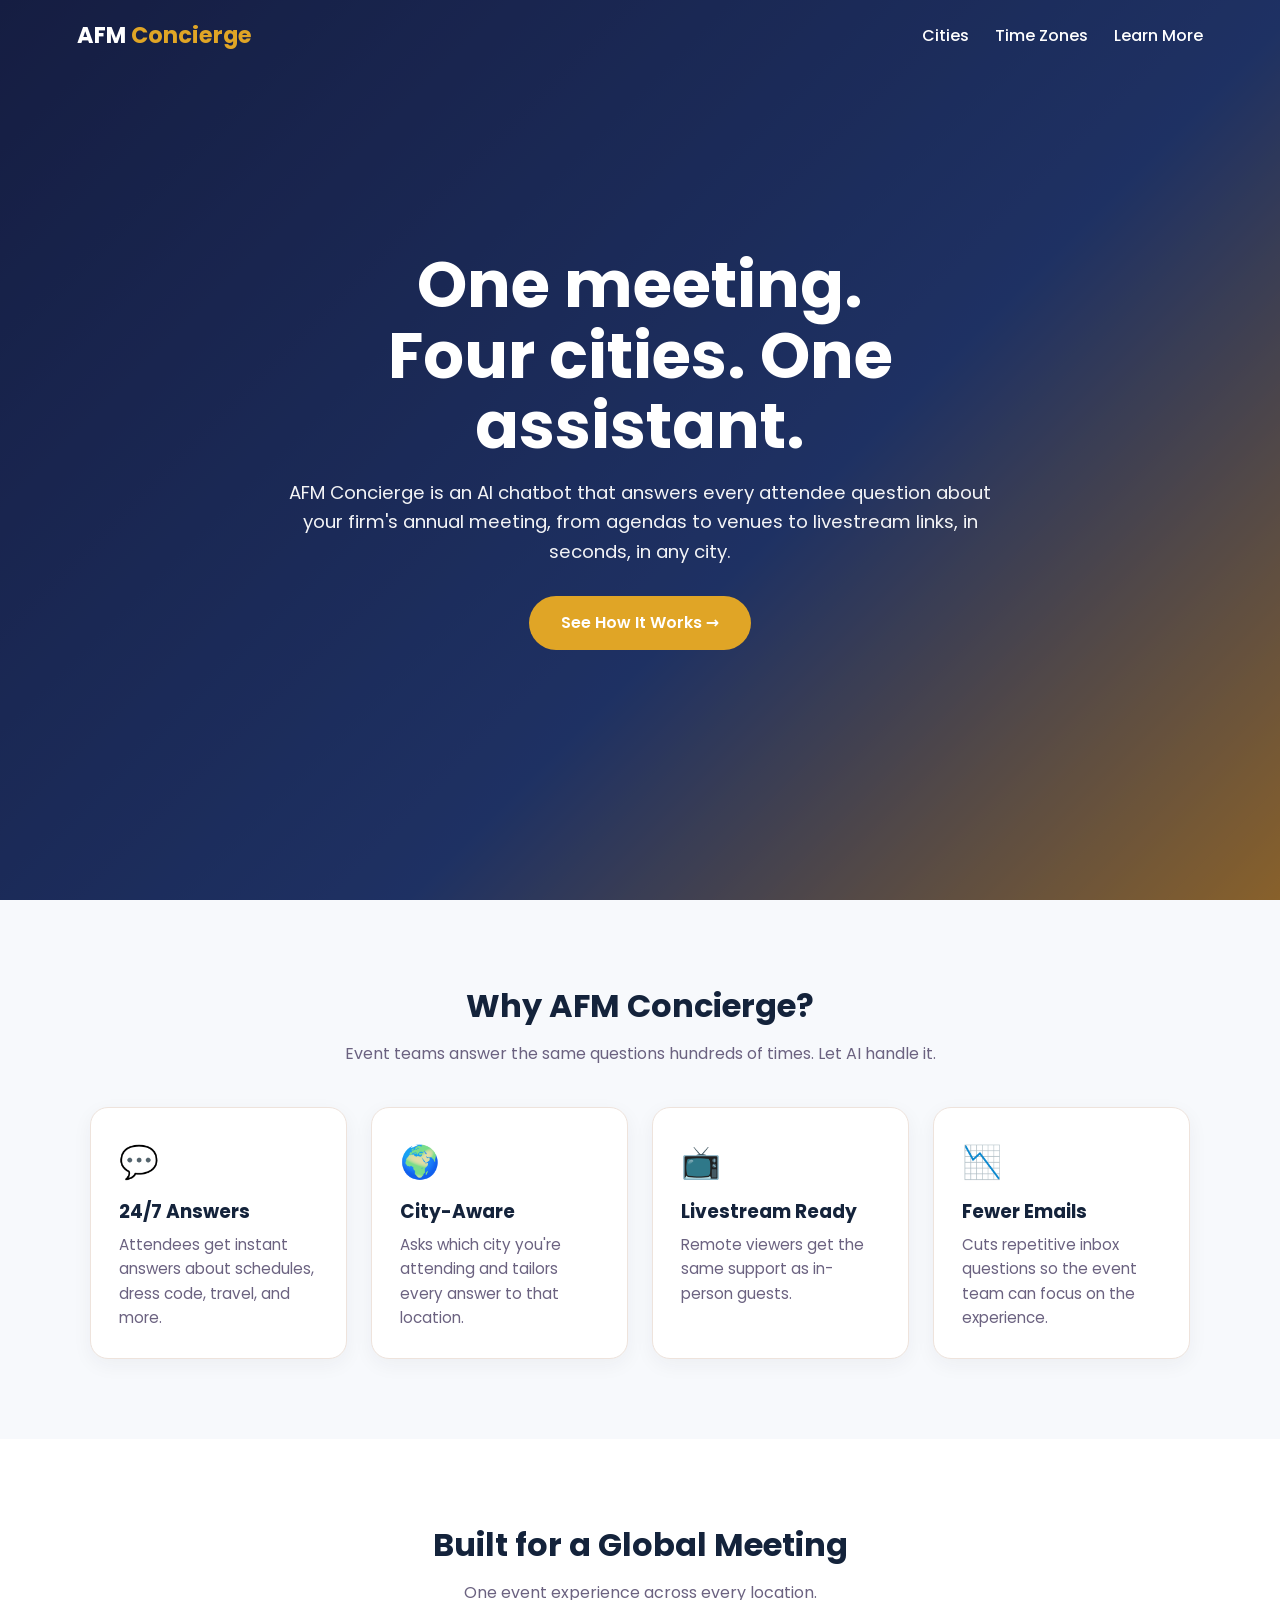
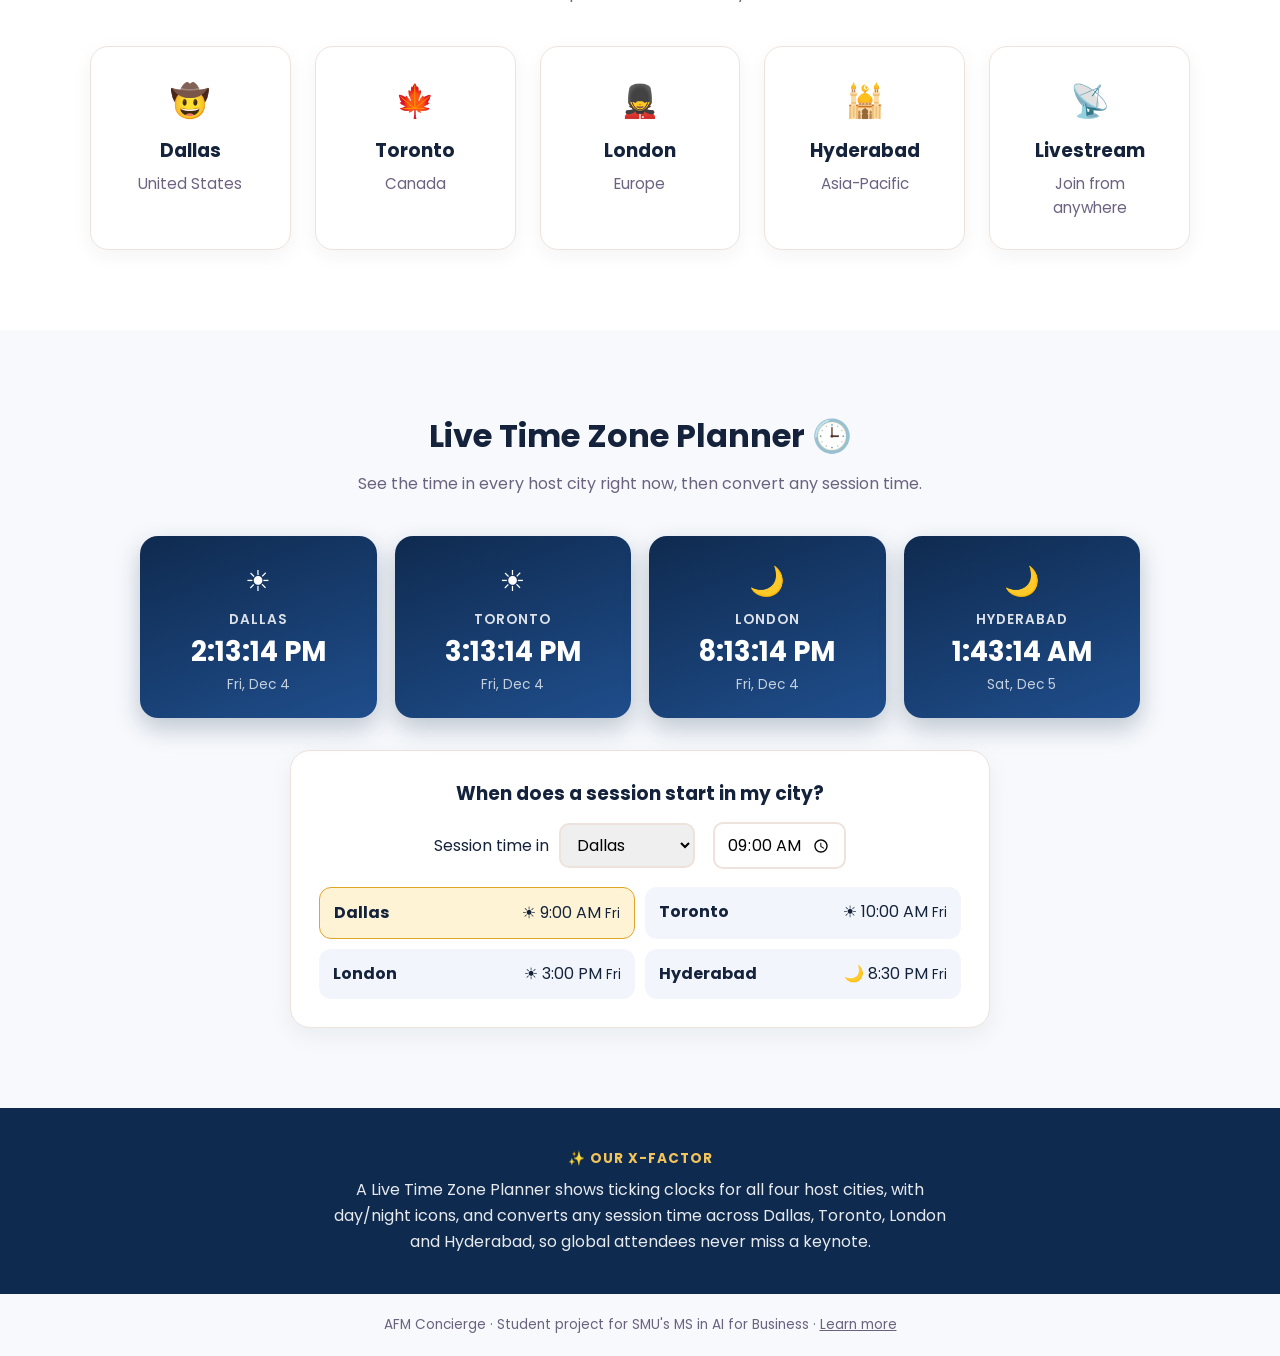
<file: index.html>
<!DOCTYPE html>
<html lang="en">
<head>
  <meta charset="UTF-8">
  <meta name="viewport" content="width=device-width, initial-scale=1.0">
  <title>AFM Concierge | AI Assistant for Global Firm Meetings</title>
  <link href="https://fonts.googleapis.com/css2?family=Poppins:wght@400;500;600;700&display=swap" rel="stylesheet">
  <link rel="stylesheet" href="style.css">
</head>
<body>

  <nav>
    <a href="index.html" class="logo">AFM <span>Concierge</span></a>
    <div class="links">
      <a href="#cities">Cities</a>
      <a href="#clocks">Time Zones</a>
      <a href="about.html">Learn More</a>
    </div>
  </nav>

  <!-- AI-generated video: autoplays, muted, loops forever -->
  <header class="hero">
    <video autoplay muted loop playsinline preload="auto">
      <source src="video.mp4" type="video/mp4">
    </video>
    <div class="hero-content">
      <h1>One meeting.<br>Four cities. One assistant.</h1>
      <p>AFM Concierge is an AI chatbot that answers every attendee question about your firm's annual meeting, from agendas to venues to livestream links, in seconds, in any city.</p>
      <a href="about.html" class="btn">See How It Works →</a>
    </div>
  </header>

  <section id="features">
    <h2 class="section-title">Why AFM Concierge?</h2>
    <p class="section-sub">Event teams answer the same questions hundreds of times. Let AI handle it.</p>
    <div class="cards">
      <div class="card"><div class="icon">💬</div><h3>24/7 Answers</h3><p>Attendees get instant answers about schedules, dress code, travel, and more.</p></div>
      <div class="card"><div class="icon">🌍</div><h3>City-Aware</h3><p>Asks which city you're attending and tailors every answer to that location.</p></div>
      <div class="card"><div class="icon">📺</div><h3>Livestream Ready</h3><p>Remote viewers get the same support as in-person guests.</p></div>
      <div class="card"><div class="icon">📉</div><h3>Fewer Emails</h3><p>Cuts repetitive inbox questions so the event team can focus on the experience.</p></div>
    </div>
  </section>

  <section id="cities" style="background:#fff">
    <h2 class="section-title">Built for a Global Meeting</h2>
    <p class="section-sub">One event experience across every location.</p>
    <div class="cards city-grid">
      <div class="card city"><div class="icon">🤠</div><h3>Dallas</h3><p>United States</p></div>
      <div class="card city"><div class="icon">🍁</div><h3>Toronto</h3><p>Canada</p></div>
      <div class="card city"><div class="icon">💂</div><h3>London</h3><p>Europe</p></div>
      <div class="card city"><div class="icon">🕌</div><h3>Hyderabad</h3><p>Asia-Pacific</p></div>
      <div class="card city"><div class="icon">📡</div><h3>Livestream</h3><p>Join from anywhere</p></div>
    </div>
  </section>

  <!-- X-Factor: live world clocks + session time converter -->
  <section id="clocks">
    <h2 class="section-title">Live Time Zone Planner 🕒</h2>
    <p class="section-sub">See the time in every host city right now, then convert any session time.</p>
    <div class="clock-grid" id="clock-grid"></div>
    <div class="converter">
      <h3>When does a session start in my city?</h3>
      <div class="conv-row">
        <label>Session time in
          <select id="conv-from"></select>
        </label>
        <input type="time" id="conv-time" value="09:00">
      </div>
      <div class="conv-out" id="conv-out"></div>
    </div>
  </section>

  <div class="xfactor">
    <h4>✨ Our X-Factor</h4>
    <p>A Live Time Zone Planner shows ticking clocks for all four host cities, with day/night icons, and converts any session time across Dallas, Toronto, London and Hyderabad, so global attendees never miss a keynote.</p>
  </div>

  <footer>AFM Concierge · Student project for SMU's MS in AI for Business · <a href="about.html">Learn more</a></footer>

  <script>
    const cities = [
      { name: 'Dallas', tz: 'America/Chicago' },
      { name: 'Toronto', tz: 'America/Toronto' },
      { name: 'London', tz: 'Europe/London' },
      { name: 'Hyderabad', tz: 'Asia/Kolkata' },
    ];
    const grid = document.getElementById('clock-grid');
    grid.innerHTML = cities.map((c, i) => `
      <div class="clock-card"><div class="clock-icon" id="ic${i}"></div>
      <div class="clock-city">${c.name}</div><div class="clock-time" id="t${i}"></div>
      <div class="clock-date" id="d${i}"></div></div>`).join('');

    function hourIn(tz, date) { return +new Intl.DateTimeFormat('en-US', { hour: 'numeric', hourCycle: 'h23', timeZone: tz }).format(date); }
    function tick() {
      const now = new Date();
      cities.forEach((c, i) => {
        document.getElementById('t' + i).textContent = now.toLocaleTimeString('en-US', { timeZone: c.tz, hour: 'numeric', minute: '2-digit', second: '2-digit' });
        document.getElementById('d' + i).textContent = now.toLocaleDateString('en-US', { timeZone: c.tz, weekday: 'short', month: 'short', day: 'numeric' });
        const h = hourIn(c.tz, now);
        document.getElementById('ic' + i).textContent = h >= 6 && h < 18 ? '☀️' : '🌙';
      });
    }
    tick(); setInterval(tick, 1000);

    // Converter: offset of a time zone (in minutes) at a given moment
    function offset(tz, date) {
      const p = Object.fromEntries(new Intl.DateTimeFormat('en-US', { timeZone: tz, hourCycle: 'h23', year: 'numeric', month: '2-digit', day: '2-digit', hour: '2-digit', minute: '2-digit', second: '2-digit' }).formatToParts(date).map(x => [x.type, x.value]));
      return (Date.UTC(p.year, p.month - 1, p.day, p.hour, p.minute, p.second) - date.getTime()) / 60000;
    }
    const sel = document.getElementById('conv-from');
    sel.innerHTML = cities.map((c, i) => `<option value="${i}">${c.name}</option>`).join('');
    function convert() {
      const [hh, mm] = document.getElementById('conv-time').value.split(':').map(Number);
      const from = cities[sel.value], now = new Date();
      const utc = Date.UTC(now.getUTCFullYear(), now.getUTCMonth(), now.getUTCDate(), hh, mm) - offset(from.tz, now) * 60000;
      const moment = new Date(utc);
      document.getElementById('conv-out').innerHTML = cities.map(c => {
        const t = moment.toLocaleTimeString('en-US', { timeZone: c.tz, hour: 'numeric', minute: '2-digit' });
        const d = moment.toLocaleDateString('en-US', { timeZone: c.tz, weekday: 'short' });
        const h = hourIn(c.tz, moment);
        return `<div class="conv-item ${c === from ? 'from' : ''}"><b>${c.name}</b><span>${h >= 6 && h < 18 ? '☀️' : '🌙'} ${t} <small>${d}</small></span></div>`;
      }).join('');
    }
    sel.onchange = convert;
    document.getElementById('conv-time').oninput = convert;
    convert();
  </script>
  <script src="chatbot.js"></script>
</body>
</html>
</file>
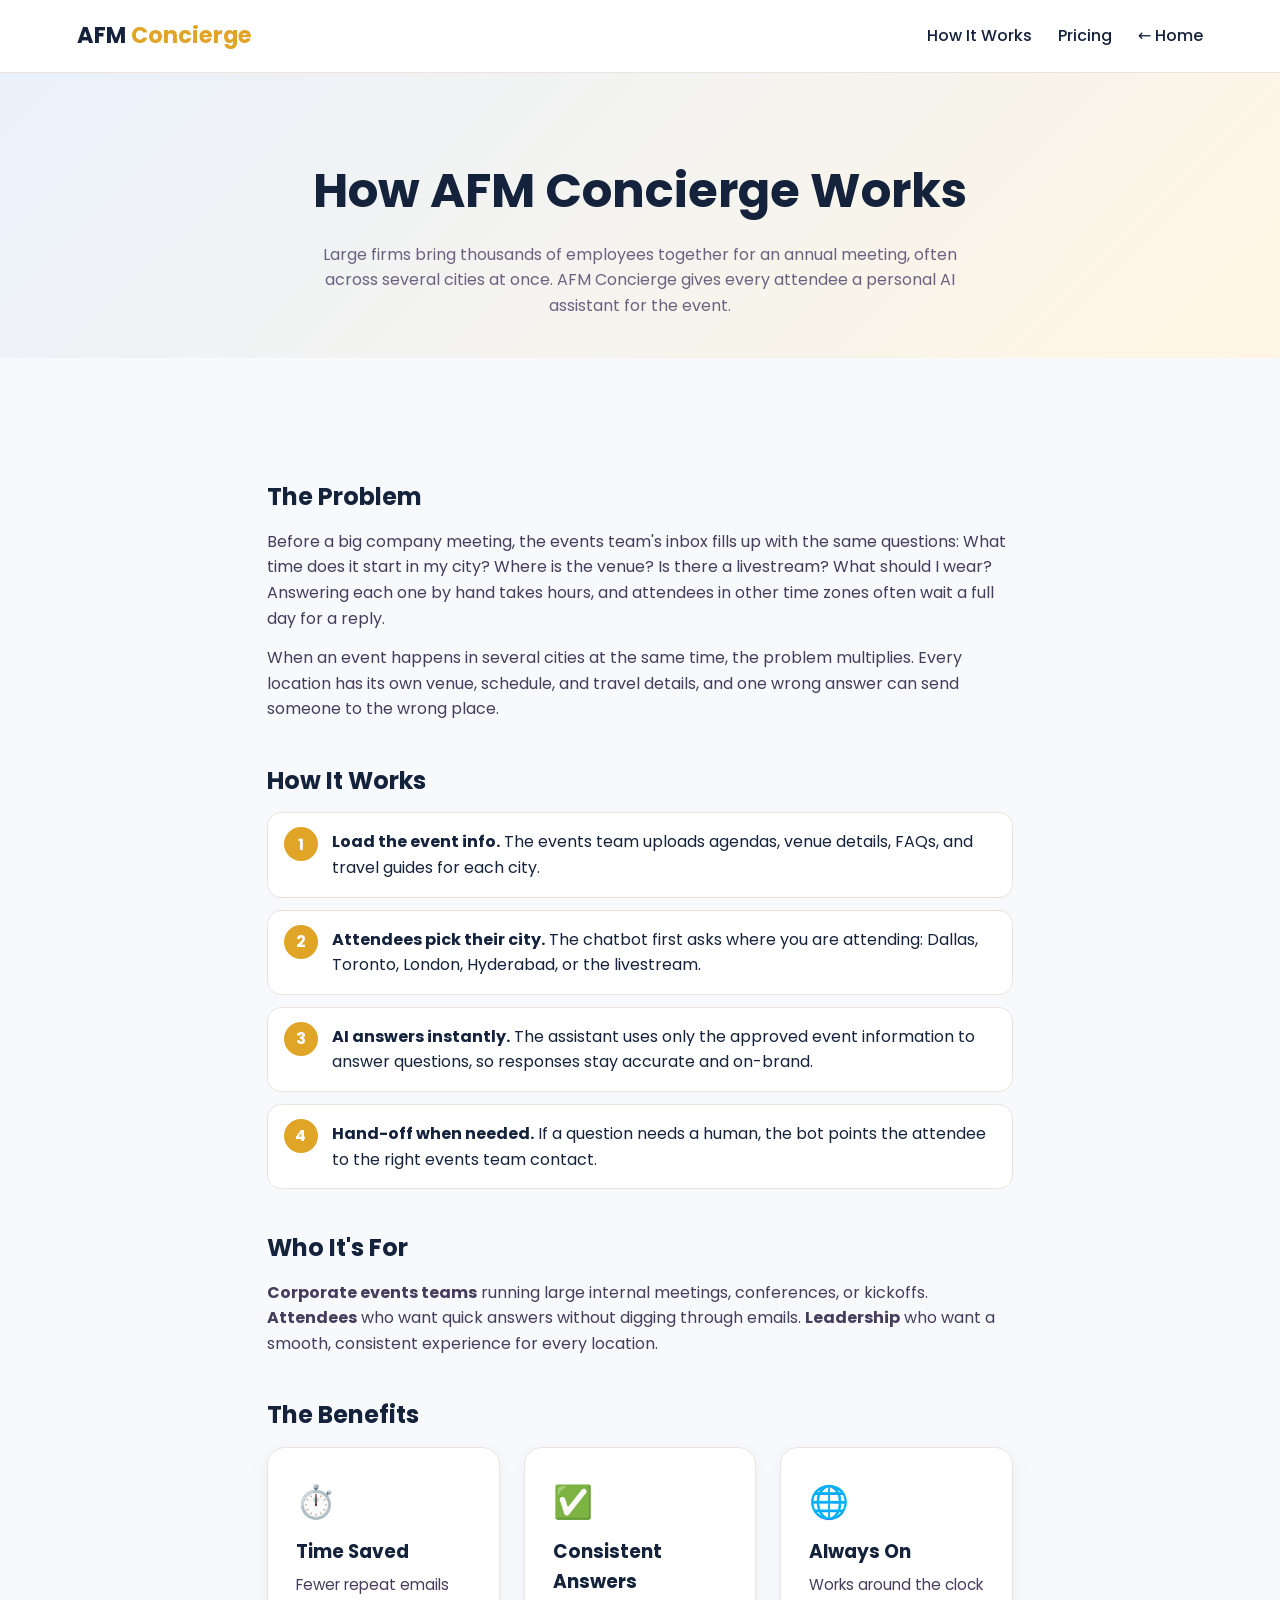
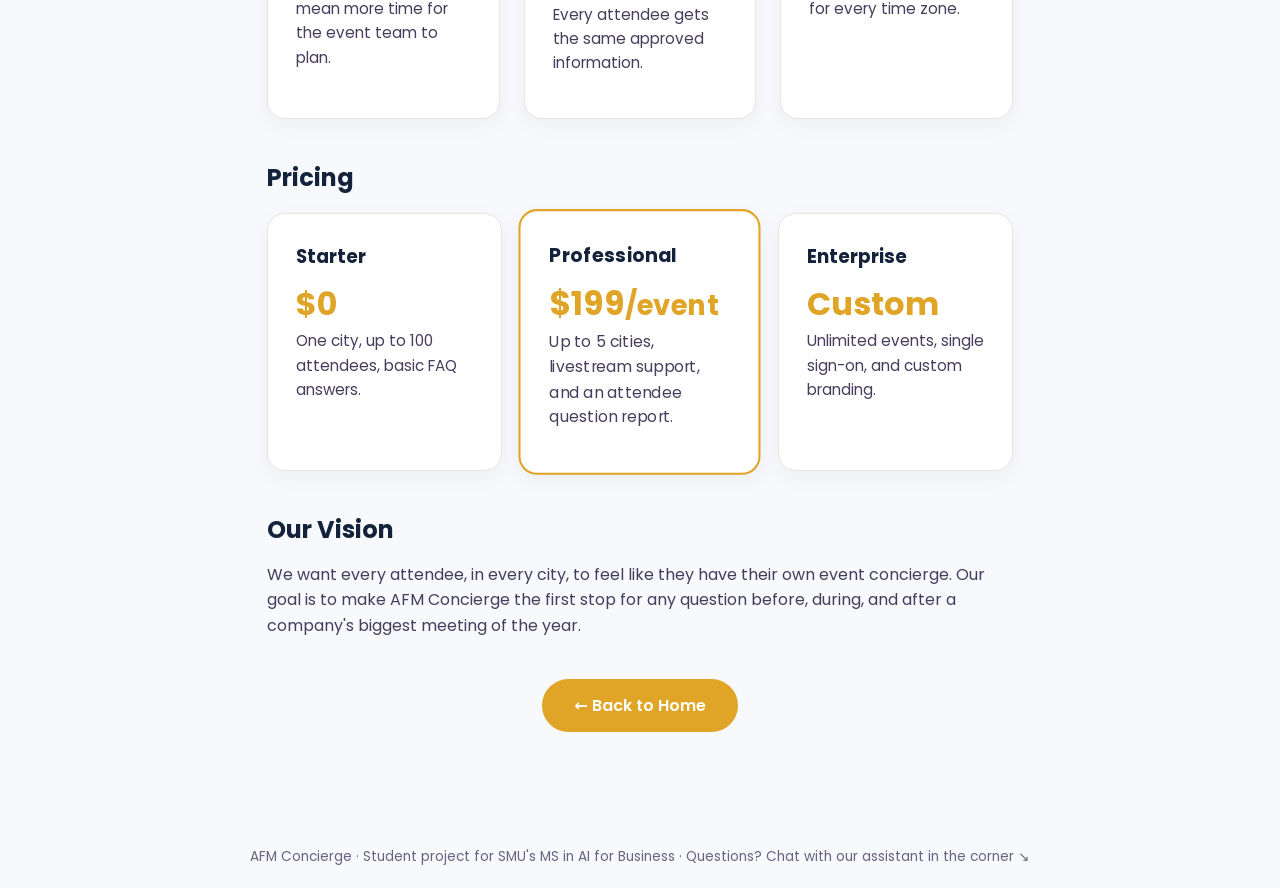
<file: about.html>
<!DOCTYPE html>
<html lang="en">
<head>
  <meta charset="UTF-8">
  <meta name="viewport" content="width=device-width, initial-scale=1.0">
  <title>How AFM Concierge Works</title>
  <link href="https://fonts.googleapis.com/css2?family=Poppins:wght@400;500;600;700&display=swap" rel="stylesheet">
  <link rel="stylesheet" href="style.css">
</head>
<body>

  <nav class="solid">
    <a href="index.html" class="logo">AFM <span>Concierge</span></a>
    <div class="links">
      <a href="#how">How It Works</a>
      <a href="#pricing">Pricing</a>
      <a href="index.html">← Home</a>
    </div>
  </nav>

  <div class="page-hero">
    <h1>How AFM Concierge Works</h1>
    <p>Large firms bring thousands of employees together for an annual meeting, often across several cities at once. AFM Concierge gives every attendee a personal AI assistant for the event.</p>
  </div>

  <section class="content">
    <h2>The Problem</h2>
    <p>Before a big company meeting, the events team's inbox fills up with the same questions: What time does it start in my city? Where is the venue? Is there a livestream? What should I wear? Answering each one by hand takes hours, and attendees in other time zones often wait a full day for a reply.</p>
    <p>When an event happens in several cities at the same time, the problem multiplies. Every location has its own venue, schedule, and travel details, and one wrong answer can send someone to the wrong place.</p>

    <h2 id="how">How It Works</h2>
    <ol class="steps">
      <li><b>Load the event info.</b> The events team uploads agendas, venue details, FAQs, and travel guides for each city.</li>
      <li><b>Attendees pick their city.</b> The chatbot first asks where you are attending: Dallas, Toronto, London, Hyderabad, or the livestream.</li>
      <li><b>AI answers instantly.</b> The assistant uses only the approved event information to answer questions, so responses stay accurate and on-brand.</li>
      <li><b>Hand-off when needed.</b> If a question needs a human, the bot points the attendee to the right events team contact.</li>
    </ol>

    <h2>Who It's For</h2>
    <p><b>Corporate events teams</b> running large internal meetings, conferences, or kickoffs. <b>Attendees</b> who want quick answers without digging through emails. <b>Leadership</b> who want a smooth, consistent experience for every location.</p>

    <h2>The Benefits</h2>
    <div class="cards">
      <div class="card"><div class="icon">⏱️</div><h3>Time Saved</h3><p>Fewer repeat emails mean more time for the event team to plan.</p></div>
      <div class="card"><div class="icon">✅</div><h3>Consistent Answers</h3><p>Every attendee gets the same approved information.</p></div>
      <div class="card"><div class="icon">🌐</div><h3>Always On</h3><p>Works around the clock for every time zone.</p></div>
    </div>

    <h2 id="pricing">Pricing</h2>
    <div class="pricing">
      <div class="card"><h3>Starter</h3><div class="price">$0</div><p>One city, up to 100 attendees, basic FAQ answers.</p></div>
      <div class="card featured"><h3>Professional</h3><div class="price">$199<small>/event</small></div><p>Up to 5 cities, livestream support, and an attendee question report.</p></div>
      <div class="card"><h3>Enterprise</h3><div class="price">Custom</div><p>Unlimited events, single sign-on, and custom branding.</p></div>
    </div>

    <h2>Our Vision</h2>
    <p>We want every attendee, in every city, to feel like they have their own event concierge. Our goal is to make AFM Concierge the first stop for any question before, during, and after a company's biggest meeting of the year.</p>

    <p style="text-align:center;margin-top:40px"><a href="index.html" class="btn">← Back to Home</a></p>
  </section>

  <footer>AFM Concierge · Student project for SMU's MS in AI for Business · Questions? Chat with our assistant in the corner ↘</footer>

  <script src="chatbot.js"></script>
</body>
</html>
</file>
<file: style.css>
:root{
  --bg:#f7f9fc; --ink:#14233b; --muted:#6b6280; --accent:#e0a526; --accent2:#1f4e8c;
  --card:#ffffff; --line:#eee3dc;
}
*{box-sizing:border-box;margin:0;padding:0}
body{font-family:'Poppins',system-ui,sans-serif;background:var(--bg);color:var(--ink);line-height:1.6}
a{color:inherit}
nav{display:flex;justify-content:space-between;align-items:center;padding:18px 6vw;position:absolute;top:0;left:0;right:0;z-index:5;color:#fff}
nav.solid{position:static;color:var(--ink);border-bottom:1px solid var(--line);background:#fff}
.logo{font-weight:700;font-size:1.4rem;text-decoration:none}
.logo span{color:var(--accent)}
nav .links a{margin-left:22px;text-decoration:none;font-weight:500}

/* Hero with looping video */
.hero{position:relative;height:100vh;min-height:560px;display:flex;align-items:center;justify-content:center;text-align:center;overflow:hidden;color:#fff;
  background:linear-gradient(135deg,#0f2a4f,#1f4e8c 60%,#e0a526)}
.hero video{position:absolute;inset:0;width:100%;height:100%;object-fit:cover;z-index:0}
.hero::after{content:"";position:absolute;inset:0;background:rgba(30,15,50,.45);z-index:1}
.hero-content{position:relative;z-index:2;max-width:760px;padding:0 20px}
.hero h1{font-size:clamp(2.2rem,6vw,4rem);line-height:1.1;margin-bottom:16px}
.hero p{font-size:1.15rem;opacity:.95;margin-bottom:30px}

.btn{display:inline-block;background:var(--accent);color:#fff;padding:14px 32px;border-radius:40px;font-weight:600;text-decoration:none;border:none;cursor:pointer;font-size:1rem;transition:transform .2s,box-shadow .2s;font-family:inherit}
.btn:hover{transform:translateY(-3px);box-shadow:0 10px 24px rgba(224,165,38,.45)}
.btn.ghost{background:transparent;border:2px solid currentColor;color:var(--accent)}

section{padding:80px 6vw}
.section-title{text-align:center;font-size:2rem;margin-bottom:10px}
.section-sub{text-align:center;color:var(--muted);margin-bottom:40px}

.cards{display:grid;grid-template-columns:repeat(auto-fit,minmax(220px,1fr));gap:24px;max-width:1100px;margin:auto}
.card{background:var(--card);border:1px solid var(--line);border-radius:18px;padding:28px;box-shadow:0 6px 20px rgba(43,33,64,.05)}
.card .icon{font-size:2rem;margin-bottom:10px}
.card h3{margin-bottom:6px}
.card p{color:var(--muted);font-size:.95rem}

/* Quiz (X-Factor) */
.quiz{max-width:640px;margin:auto;background:#fff;border-radius:22px;padding:36px;border:1px solid var(--line);box-shadow:0 10px 30px rgba(43,33,64,.08);text-align:center}
.quiz .progress{height:6px;background:var(--line);border-radius:6px;margin-bottom:24px;overflow:hidden}
.quiz .bar{height:100%;width:0;background:linear-gradient(90deg,var(--accent2),var(--accent));transition:width .4s}
.quiz h3{font-size:1.3rem;margin-bottom:20px}
.options{display:grid;grid-template-columns:1fr 1fr;gap:12px}
.options button{padding:14px;border-radius:14px;border:2px solid var(--line);background:#fff;font-family:inherit;font-size:1rem;cursor:pointer;transition:.2s}
.options button:hover{border-color:var(--accent2);background:#f5f1ff}
.result .gift{font-size:3.5rem;margin:10px 0;animation:pop .6s ease}
.result ul{list-style:none;margin:16px 0 24px}
.result li{padding:8px;border-bottom:1px dashed var(--line)}
@keyframes pop{0%{transform:scale(0) rotate(-20deg)}70%{transform:scale(1.2)}100%{transform:scale(1)}}
.confetti{position:fixed;top:-10px;width:10px;height:14px;z-index:999;pointer-events:none;animation:fall linear forwards}
@keyframes fall{to{transform:translateY(105vh) rotate(720deg)}}

.xfactor{background:#0f2a4f;color:#fff;text-align:center;padding:40px 6vw}
.xfactor h4{color:#f2c45a;margin-bottom:8px;letter-spacing:1px;text-transform:uppercase;font-size:.85rem}
.xfactor p{max-width:620px;margin:auto;opacity:.9}
footer{text-align:center;padding:20px;color:var(--muted);font-size:.85rem}

/* Page 2 */
.page-hero{padding:80px 6vw 40px;text-align:center;background:linear-gradient(135deg,#eaf1fb,#fff6e3)}
.page-hero h1{font-size:clamp(2rem,5vw,3rem)}
.page-hero p{color:var(--muted);max-width:680px;margin:12px auto 0}
.content{max-width:900px;margin:auto}
.content h2{margin:40px 0 12px}
.content p{color:#463d5c;margin-bottom:14px}
.steps{counter-reset:s;list-style:none}
.steps li{counter-increment:s;padding:16px 16px 16px 64px;position:relative;background:#fff;border:1px solid var(--line);border-radius:14px;margin-bottom:12px}
.steps li::before{content:counter(s);position:absolute;left:16px;top:14px;width:34px;height:34px;border-radius:50%;background:var(--accent);color:#fff;display:grid;place-items:center;font-weight:700}
.pricing{display:grid;grid-template-columns:repeat(auto-fit,minmax(220px,1fr));gap:20px;margin-top:16px}
.pricing .card.featured{border:2px solid var(--accent);transform:scale(1.03)}
.price{font-size:2rem;font-weight:700;color:var(--accent)}

/* Chatbot widget */
#chat-toggle{position:fixed;bottom:24px;right:24px;width:64px;height:64px;border-radius:50%;background:linear-gradient(135deg,var(--accent2),var(--accent));color:#fff;font-size:1.8rem;border:none;cursor:pointer;box-shadow:0 8px 24px rgba(123,92,255,.45);z-index:1000;animation:pulse 2.5s infinite}
@keyframes pulse{0%,100%{box-shadow:0 0 0 0 rgba(232,86,108,.5)}50%{box-shadow:0 0 0 14px rgba(232,86,108,0)}}
#chat-box{position:fixed;bottom:100px;right:24px;width:350px;max-width:calc(100vw - 32px);height:480px;max-height:70vh;background:#fff;border-radius:20px;box-shadow:0 16px 48px rgba(43,33,64,.25);display:none;flex-direction:column;overflow:hidden;z-index:1000}
#chat-box.open{display:flex}
.chat-head{background:linear-gradient(135deg,var(--accent2),var(--accent));color:#fff;padding:14px 18px;display:flex;justify-content:space-between;align-items:center}
.chat-head small{display:block;opacity:.85;font-size:.75rem}
.chat-head button{background:none;border:none;color:#fff;font-size:1.3rem;cursor:pointer}
#chat-msgs{flex:1;overflow-y:auto;padding:14px;display:flex;flex-direction:column;gap:10px;background:#faf8ff}
.msg{max-width:82%;padding:10px 14px;border-radius:16px;font-size:.92rem;line-height:1.45}
.msg.bot{background:#fff;border:1px solid var(--line);align-self:flex-start;border-bottom-left-radius:4px}
.msg.user{background:var(--accent2);color:#fff;align-self:flex-end;border-bottom-right-radius:4px}
.typing{font-style:italic;color:var(--muted)}
.chips{display:flex;flex-wrap:wrap;gap:6px;padding:8px 14px 0;background:#faf8ff}
.chips button{font-family:inherit;font-size:.78rem;padding:6px 10px;border-radius:20px;border:1px solid var(--accent2);color:var(--accent2);background:#fff;cursor:pointer}
.chat-input{display:flex;border-top:1px solid var(--line)}
.chat-input input{flex:1;border:none;padding:14px;font-family:inherit;font-size:.95rem;outline:none}
.chat-input button{border:none;background:var(--accent);color:#fff;padding:0 18px;cursor:pointer;font-weight:600;font-family:inherit}

@media (max-width:600px){
  nav .links a:not(:last-child){display:none}
  .options{grid-template-columns:1fr}
  section{padding:60px 16px}
}

/* Time zone planner */
.clock-grid{display:grid;grid-template-columns:repeat(auto-fit,minmax(200px,1fr));gap:18px;max-width:1000px;margin:0 auto 32px}
.clock-card{background:linear-gradient(160deg,#0f2a4f,#1f4e8c);color:#fff;border-radius:18px;padding:22px;text-align:center;box-shadow:0 10px 24px rgba(15,42,79,.25)}
.clock-icon{font-size:1.8rem}
.clock-city{font-weight:600;letter-spacing:1px;text-transform:uppercase;font-size:.85rem;opacity:.85;margin-top:4px}
.clock-time{font-size:1.7rem;font-weight:700;font-variant-numeric:tabular-nums}
.clock-date{opacity:.75;font-size:.85rem}
.converter{max-width:700px;margin:auto;background:#fff;border:1px solid var(--line);border-radius:20px;padding:28px;box-shadow:0 8px 24px rgba(20,35,59,.06)}
.converter h3{margin-bottom:14px;text-align:center}
.conv-row{display:flex;gap:12px;justify-content:center;flex-wrap:wrap;align-items:center;margin-bottom:18px}
.conv-row select,.conv-row input{font-family:inherit;font-size:1rem;padding:8px 12px;border:2px solid var(--line);border-radius:10px;margin-left:6px}
.conv-out{display:grid;grid-template-columns:1fr 1fr;gap:10px}
.conv-item{display:flex;justify-content:space-between;padding:12px 14px;border-radius:12px;background:#f2f6fc}
.conv-item.from{background:#fff3d6;border:1px solid var(--accent)}
@media (max-width:600px){.conv-out{grid-template-columns:1fr}}

.city-grid{grid-template-columns:repeat(auto-fit,minmax(170px,1fr))}
.city{text-align:center}
</file>
